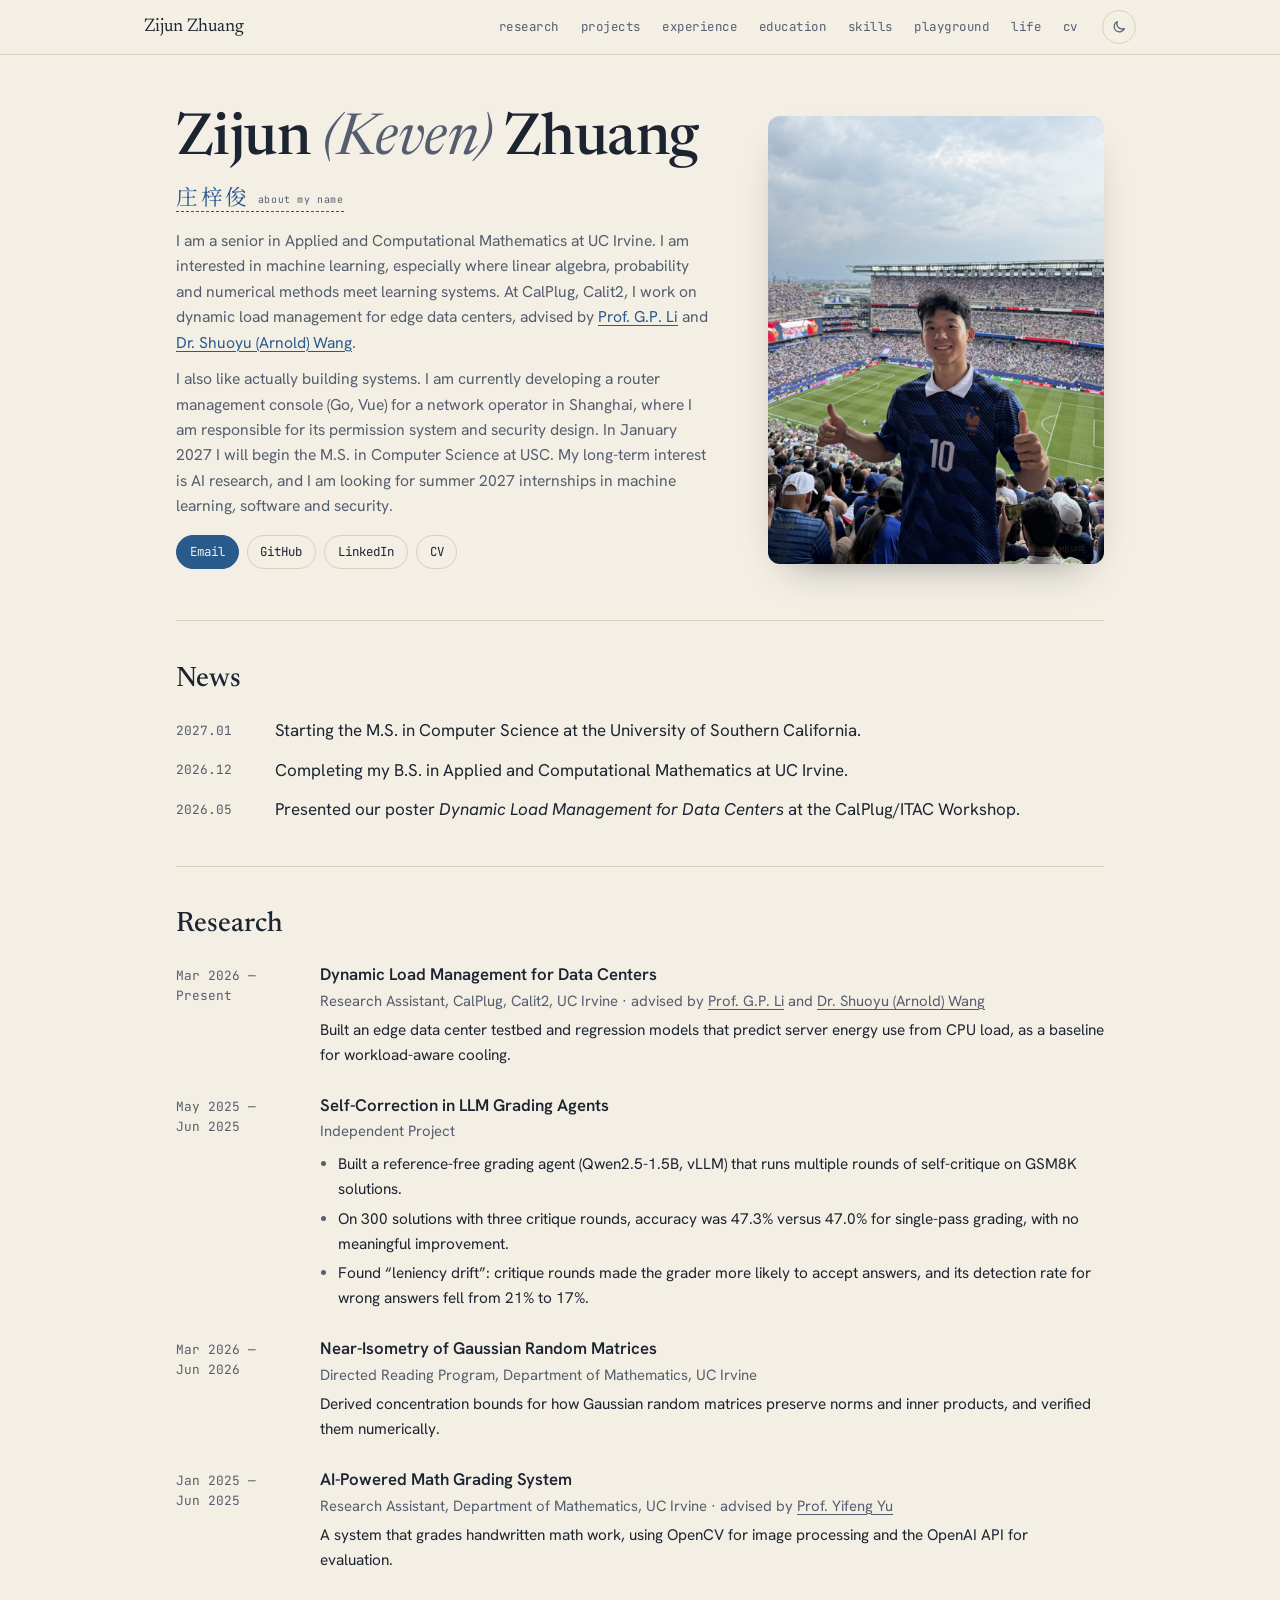
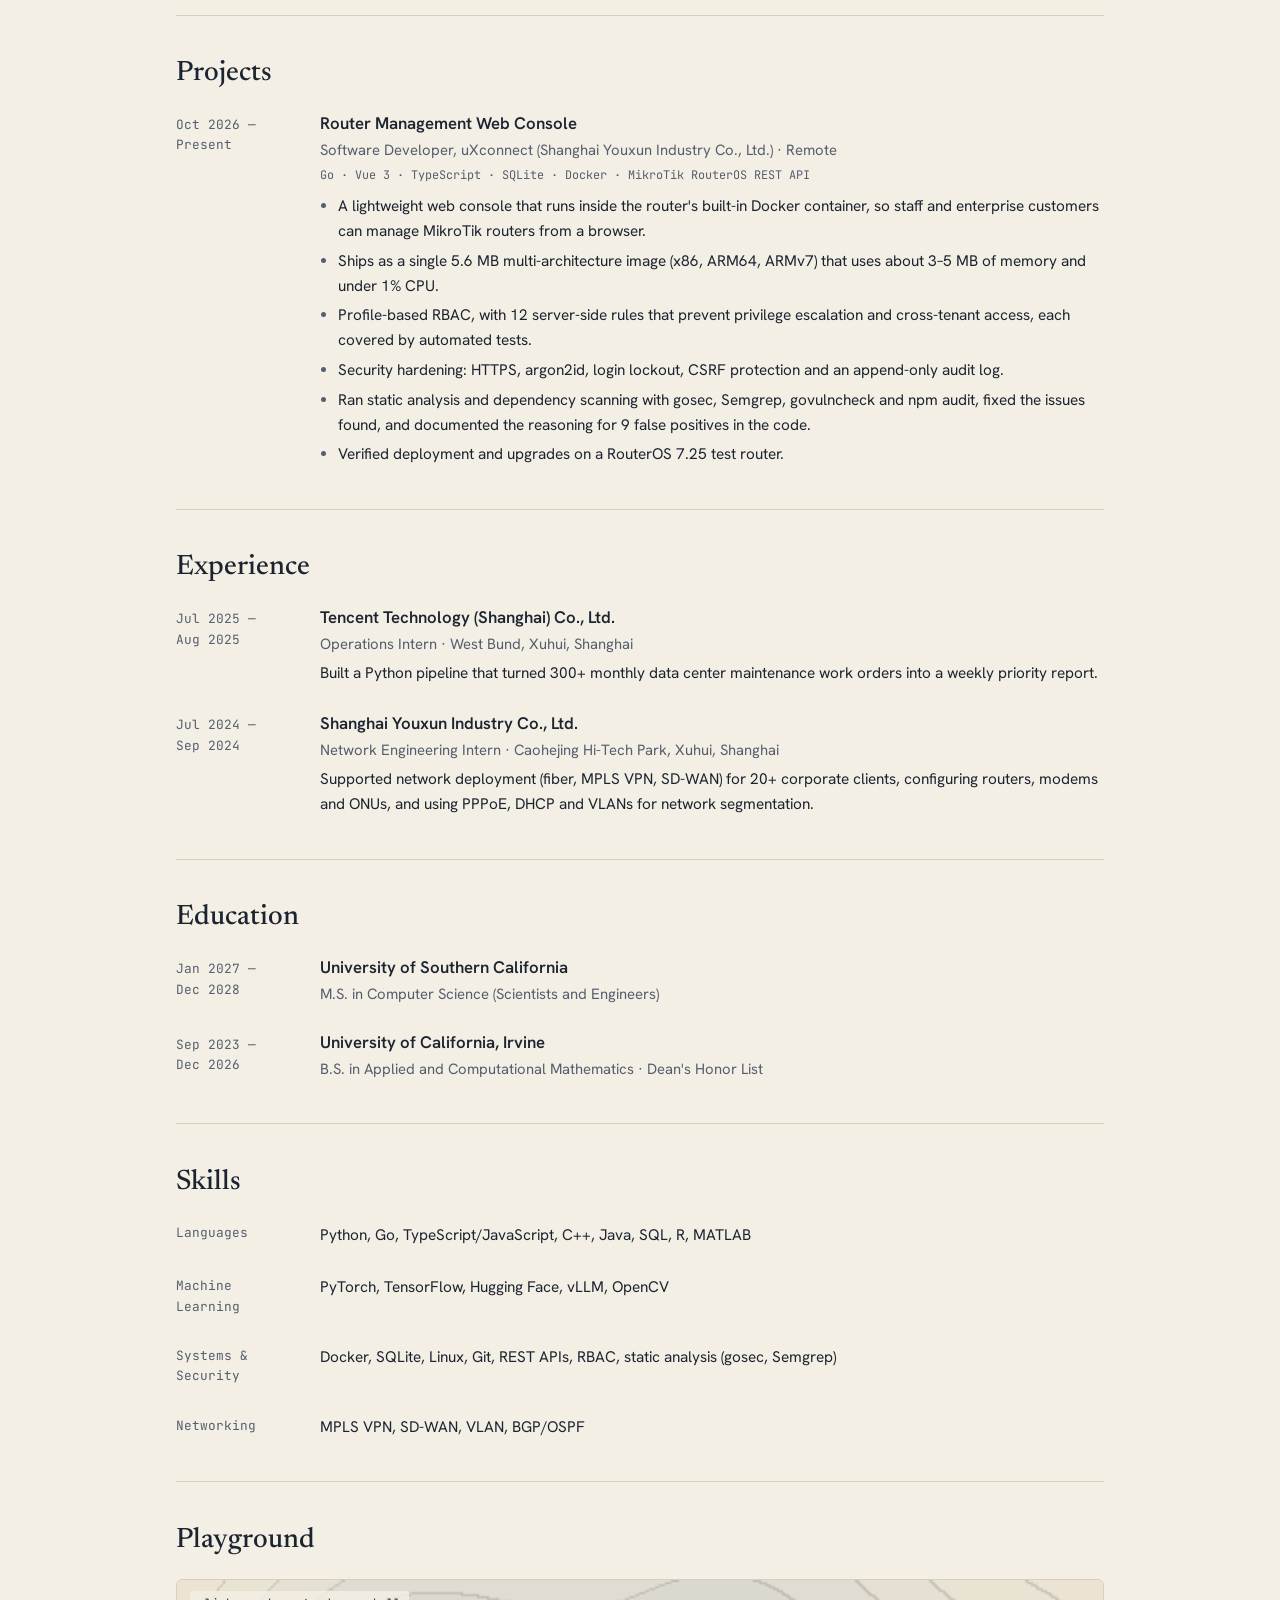
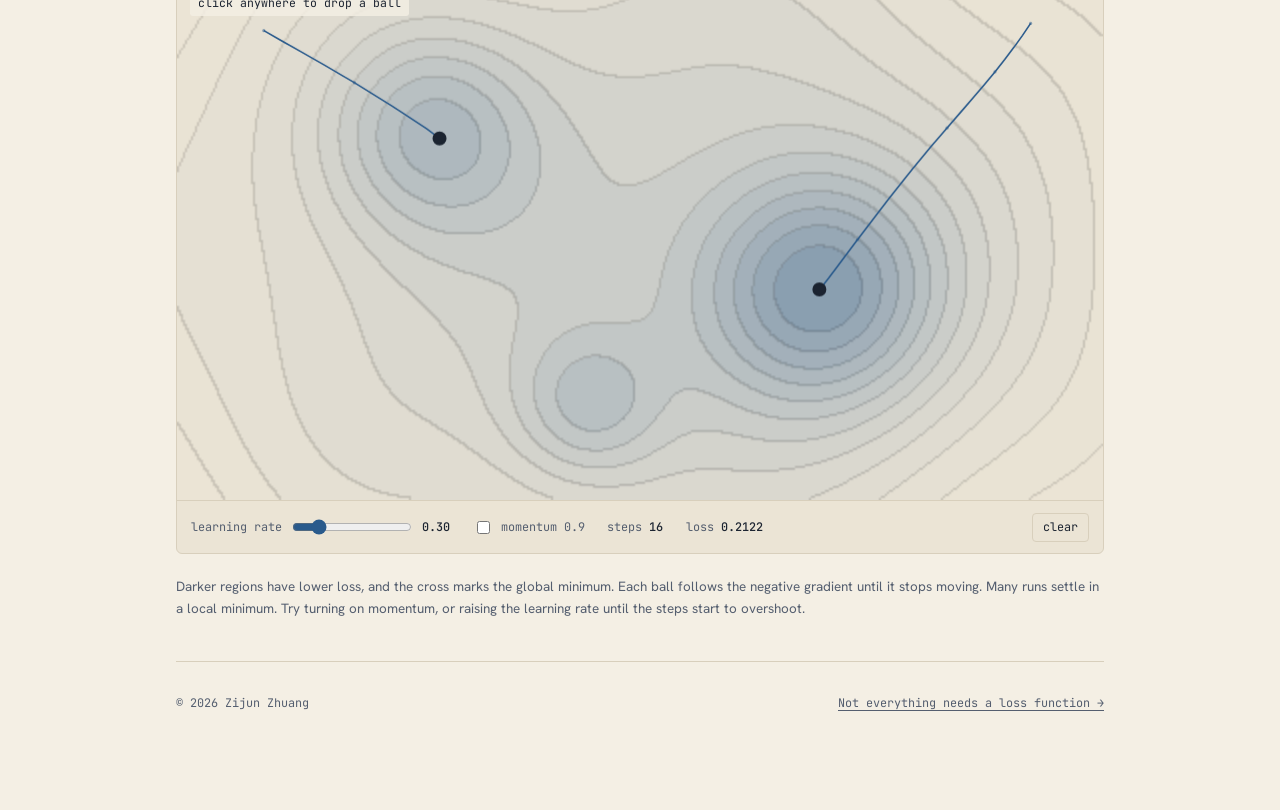
<file: index.html>
<!doctype html>
<html lang="en">
<head>
<meta charset="utf-8">
<meta name="viewport" content="width=device-width, initial-scale=1">
<title>Zijun (Keven) Zhuang</title>
<meta name="description" content="Zijun (Keven) Zhuang, a senior in Applied and Computational Mathematics at UC Irvine and an incoming M.S. Computer Science student at USC, working on machine learning research and secure software systems.">
<link rel="preconnect" href="https://fonts.googleapis.com">
<link rel="preconnect" href="https://fonts.gstatic.com" crossorigin>
<link rel="stylesheet" href="https://fonts.googleapis.com/css2?family=Hanken+Grotesk:wght@400;500;600&family=JetBrains+Mono:wght@400;500&family=Newsreader:ital,opsz,wght@0,6..72,400;0,6..72,500;1,6..72,400&display=swap">
<link rel="stylesheet" href="https://fonts.googleapis.com/css2?family=Noto+Serif+SC:wght@500&text=%E5%BA%84%E6%A2%93%E4%BF%8A%E6%9C%A8%E5%8C%97%E5%86%A5%E6%9C%89%E9%B1%BC%E5%85%B6%E5%90%8D%E4%B8%BA%E9%B2%B2%EF%BC%8C%E3%80%82&display=swap">
<link rel="stylesheet" href="assets/css/style.css">
<link rel="icon" href="assets/favicon.svg" type="image/svg+xml">
</head>
<body>

<header class="topbar">
  <div class="topbar-in">
    <a class="wordmark" href="index.html">Zijun Zhuang</a>
    <nav class="nav" aria-label="Main">
      <a href="#research">research</a>
      <a href="#projects">projects</a>
      <a href="#experience">experience</a>
      <a href="#education">education</a>
      <a href="#skills">skills</a>
      <a href="#playground">playground</a>
      <a href="life.html">life</a>
      <a href="assets/cv.pdf">cv</a>
    </nav>
    <button class="theme-btn" type="button" aria-label="Switch theme"></button>
  </div>
</header>

<main class="page">
  <div class="wrap narrow">

    <section class="hero" id="about">
      <div class="hero-text">
        <h1 class="name">Zijun <span class="aka">(Keven)</span> Zhuang</h1>
        <button class="han-btn" type="button" data-open-name aria-haspopup="dialog">庄梓俊<small>about my name</small></button>
        <div class="bio">
          <p>I am a senior in Applied and Computational Mathematics at UC Irvine. I am interested in machine learning, especially where linear algebra, probability and numerical methods meet learning systems. At CalPlug, Calit2, I work on dynamic load management for edge data centers, advised by <a href="https://www.calplug.org/about/team">Prof. G.P. Li</a> and <a href="https://www.calplug.org/about/team">Dr. Shuoyu (Arnold) Wang</a>.</p>
          <p>I also like actually building systems. I am currently developing a router management console (Go, Vue) for a network operator in Shanghai, where I am responsible for its permission system and security design. In January 2027 I will begin the M.S. in Computer Science at USC. My long-term interest is AI research, and I am looking for summer 2027 internships in machine learning, software and security.</p>
        </div>
        <div class="links">
          <a class="chip solid" href="mailto:zzijun12@gmail.com">Email</a>
          <a class="chip" href="https://github.com/kevenzhuang">GitHub</a>
          <a class="chip" href="https://www.linkedin.com/in/keven-zhuang-62643b3b6/">LinkedIn</a>
          <a class="chip" href="assets/cv.pdf">CV</a>
        </div>
      </div>
      <div class="portrait">
        <span class="mono-fill" aria-hidden="true">庄</span>
        <img data-photo src="assets/img/profile.jpg" alt="Zijun Zhuang at a France match, Lincoln Financial Field, Philadelphia">
      </div>
    </section>

    <section class="sec" id="news">
      <h2>News</h2>
      <ul class="news">
        <li><time>2027.01</time><p>Starting the M.S. in Computer Science at the University of Southern California.</p></li>
        <li><time>2026.12</time><p>Completing my B.S. in Applied and Computational Mathematics at UC Irvine.</p></li>
        <li><time>2026.05</time><p>Presented our poster <em>Dynamic Load Management for Data Centers</em> at the CalPlug/ITAC Workshop.</p></li>
      </ul>
    </section>

    <section class="sec" id="research">
      <h2>Research</h2>
      <div class="timeline">
        <article class="tl">
          <div class="when">Mar 2026 — <br>Present</div>
          <div class="what">
            <h3>Dynamic Load Management for Data Centers</h3>
            <p class="role">Research Assistant, CalPlug, Calit2, UC Irvine · advised by <a href="https://www.calplug.org/about/team">Prof. G.P. Li</a> and <a href="https://www.calplug.org/about/team">Dr. Shuoyu (Arnold) Wang</a></p>
            <p class="desc">Built an edge data center testbed and regression models that predict server energy use from CPU load, as a baseline for workload-aware cooling.</p>
          </div>
        </article>
        <article class="tl">
          <div class="when">May 2025 — <br>Jun 2025</div>
          <div class="what">
            <h3>Self-Correction in LLM Grading Agents</h3>
            <p class="role">Independent Project</p>
            <ul class="points">
              <li>Built a reference-free grading agent (Qwen2.5-1.5B, vLLM) that runs multiple rounds of self-critique on GSM8K solutions.</li>
              <li>On 300 solutions with three critique rounds, accuracy was 47.3% versus 47.0% for single-pass grading, with no meaningful improvement.</li>
              <li>Found “leniency drift”: critique rounds made the grader more likely to accept answers, and its detection rate for wrong answers fell from 21% to 17%.</li>
            </ul>
          </div>
        </article>
        <article class="tl">
          <div class="when">Mar 2026 — <br>Jun 2026</div>
          <div class="what">
            <h3>Near-Isometry of Gaussian Random Matrices</h3>
            <p class="role">Directed Reading Program, Department of Mathematics, UC Irvine</p>
            <p class="desc">Derived concentration bounds for how Gaussian random matrices preserve norms and inner products, and verified them numerically.</p>
          </div>
        </article>
        <article class="tl">
          <div class="when">Jan 2025 — <br>Jun 2025</div>
          <div class="what">
            <h3>AI-Powered Math Grading System</h3>
            <p class="role">Research Assistant, Department of Mathematics, UC Irvine · advised by <a href="https://www.faculty.uci.edu/profile/?facultyId=5707">Prof. Yifeng Yu</a></p>
            <p class="desc">A system that grades handwritten math work, using OpenCV for image processing and the OpenAI API for evaluation.</p>
          </div>
        </article>
      </div>
    </section>

    <section class="sec" id="projects">
      <h2>Projects</h2>
      <div class="timeline">
        <article class="tl">
          <div class="when">Oct 2026 — <br>Present</div>
          <div class="what">
            <h3>Router Management Web Console</h3>
            <p class="role">Software Developer, uXconnect (Shanghai Youxun Industry Co., Ltd.) · Remote</p>
            <p class="stack">Go · Vue 3 · TypeScript · SQLite · Docker · MikroTik RouterOS REST API</p>
            <ul class="points">
              <li>A lightweight web console that runs inside the router's built-in Docker container, so staff and enterprise customers can manage MikroTik routers from a browser.</li>
              <li>Ships as a single 5.6 MB multi-architecture image (x86, ARM64, ARMv7) that uses about 3–5 MB of memory and under 1% CPU.</li>
              <li>Profile-based RBAC, with 12 server-side rules that prevent privilege escalation and cross-tenant access, each covered by automated tests.</li>
              <li>Security hardening: HTTPS, argon2id, login lockout, CSRF protection and an append-only audit log.</li>
              <li>Ran static analysis and dependency scanning with gosec, Semgrep, govulncheck and npm audit, fixed the issues found, and documented the reasoning for 9 false positives in the code.</li>
              <li>Verified deployment and upgrades on a RouterOS 7.25 test router.</li>
            </ul>
          </div>
        </article>
      </div>
    </section>

    <section class="sec" id="experience">
      <h2>Experience</h2>
      <div class="timeline">
        <article class="tl">
          <div class="when">Jul 2025 — <br>Aug 2025</div>
          <div class="what">
            <h3>Tencent Technology (Shanghai) Co., Ltd.</h3>
            <p class="role">Operations Intern · West Bund, Xuhui, Shanghai</p>
            <p class="desc">Built a Python pipeline that turned 300+ monthly data center maintenance work orders into a weekly priority report.</p>
          </div>
        </article>
        <article class="tl">
          <div class="when">Jul 2024 — <br>Sep 2024</div>
          <div class="what">
            <h3>Shanghai Youxun Industry Co., Ltd.</h3>
            <p class="role">Network Engineering Intern · Caohejing Hi-Tech Park, Xuhui, Shanghai</p>
            <p class="desc">Supported network deployment (fiber, MPLS VPN, SD-WAN) for 20+ corporate clients, configuring routers, modems and ONUs, and using PPPoE, DHCP and VLANs for network segmentation.</p>
          </div>
        </article>
      </div>
    </section>

    <section class="sec" id="education">
      <h2>Education</h2>
      <div class="timeline">
        <article class="tl">
          <div class="when">Jan 2027 — <br>Dec 2028</div>
          <div class="what">
            <h3>University of Southern California</h3>
            <p class="role">M.S. in Computer Science (Scientists and Engineers)</p>
          </div>
        </article>
        <article class="tl">
          <div class="when">Sep 2023 — <br>Dec 2026</div>
          <div class="what">
            <h3>University of California, Irvine</h3>
            <p class="role">B.S. in Applied and Computational Mathematics · Dean's Honor List</p>
          </div>
        </article>
      </div>
    </section>

    <section class="sec" id="skills">
      <h2>Skills</h2>
      <div class="timeline">
        <article class="tl">
          <div class="when">Languages</div>
          <div class="what"><p class="desc">Python, Go, TypeScript/JavaScript, C++, Java, SQL, R, MATLAB</p></div>
        </article>
        <article class="tl">
          <div class="when">Machine<br>Learning</div>
          <div class="what"><p class="desc">PyTorch, TensorFlow, Hugging Face, vLLM, OpenCV</p></div>
        </article>
        <article class="tl">
          <div class="when">Systems &amp;<br>Security</div>
          <div class="what"><p class="desc">Docker, SQLite, Linux, Git, REST APIs, RBAC, static analysis (gosec, Semgrep)</p></div>
        </article>
        <article class="tl">
          <div class="when">Networking</div>
          <div class="what"><p class="desc">MPLS VPN, SD-WAN, VLAN, BGP/OSPF</p></div>
        </article>
      </div>
    </section>

    <section class="sec" id="playground">
      <h2>Playground</h2>
        <div class="gd" id="gd">
          <div class="gd-canvas-wrap">
            <canvas aria-label="Contour plot of a loss surface. Click to start gradient descent from that point."></canvas>
            <span class="gd-hint">click anywhere to drop a ball</span>
          </div>
          <div class="gd-bar">
            <label for="gd-lr">learning rate <input id="gd-lr" type="range" min="0.02" max="1.6" step="0.02" value="0.30"> <output id="gd-lr-out">0.30</output></label>
            <label for="gd-mom"><input id="gd-mom" type="checkbox"> momentum 0.9</label>
            <span class="gd-stat">steps <b id="gd-steps">0</b></span>
            <span class="gd-stat">loss <b id="gd-loss">–</b></span>
            <span class="spacer"></span>
            <button id="gd-clear" type="button">clear</button>
          </div>
        </div>
        <p class="caption">Darker regions have lower loss, and the cross marks the global minimum. Each ball follows the negative gradient until it stops moving. Many runs settle in a local minimum. Try turning on momentum, or raising the learning rate until the steps start to overshoot.</p>
    </section>

    <footer class="foot">
      <span>© <span id="year">2026</span> Zijun Zhuang</span>
      <span><a href="life.html">Not everything needs a loss function →</a></span>
    </footer>
  </div>
</main>

<dialog class="namecard" id="namecard" aria-labelledby="nc-title">
  <div class="nc-in">
    <div class="nc-head">
      <h2 id="nc-title">About my name</h2>
      <button class="nc-x" type="button" data-close aria-label="Close">×</button>
    </div>
    <p>My legal name is Zijun Zhuang. In Chinese it is written 庄梓俊, and my family chose each character with care.</p>
    <div class="nc-chars">
      <div class="nc-char"><span class="g">庄</span><div><span class="py">zhuāng · family name, as in Zhuangzi</span><p>My family name is shared with Zhuangzi, the great Daoist philosopher and thinker. My family hoped I would grow up with some of his wisdom.</p></div></div>
      <div class="nc-char"><span class="g">梓</span><div><span class="py">zǐ · catalpa tree</span><p>It carries the wood radical 木. In the Chinese five-element tradition my birth chart was short on wood, so this character was chosen to balance it.</p></div></div>
      <div class="nc-char"><span class="g">俊</span><div><span class="py">jùn · handsome, talented</span><p>My parents' hope for me. I am still working on it.</p></div></div>
    </div>
    <p class="nc-foot">Most people call me <b>Keven</b>, a name I have used since kindergarten. It is spelled with two e's, and it is not a typo.</p>
  </div>
</dialog>

<script src="assets/js/main.js"></script>
<script src="assets/js/gd.js"></script>
</body>
</html>
</file>
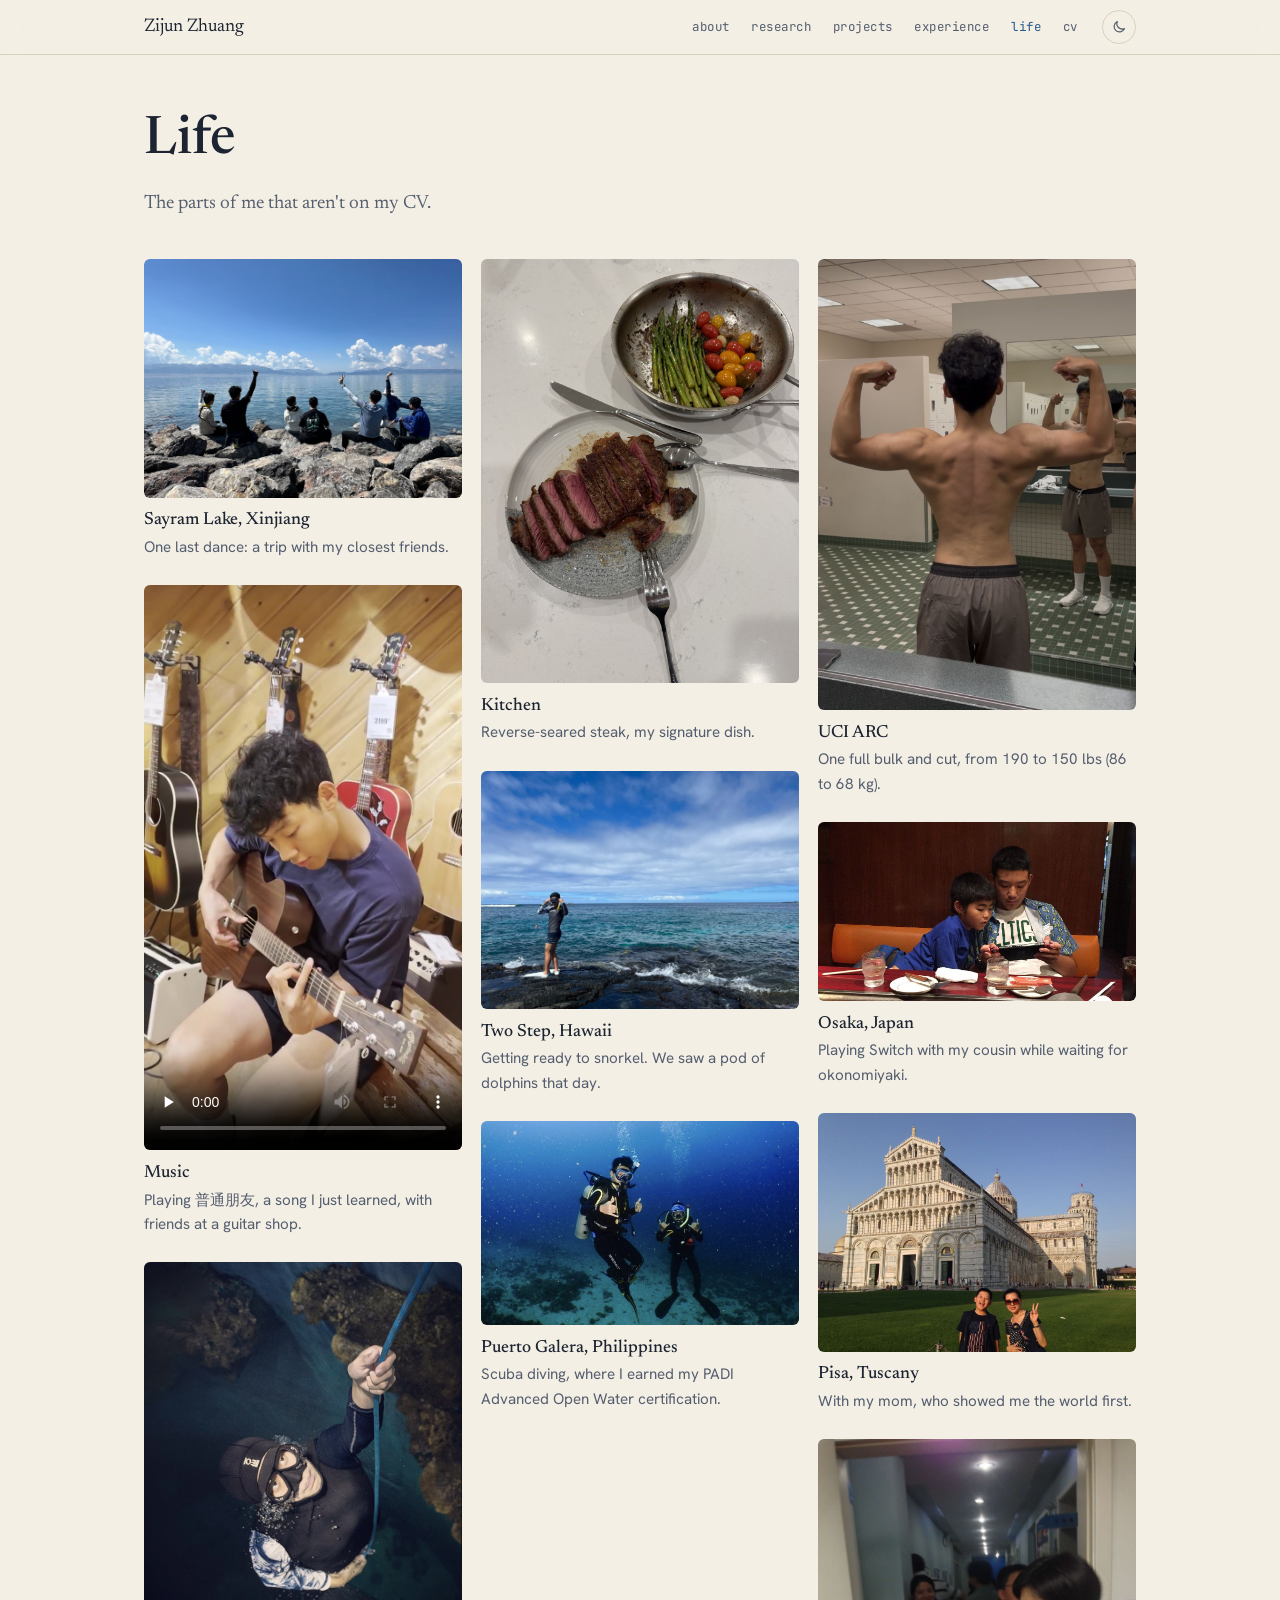
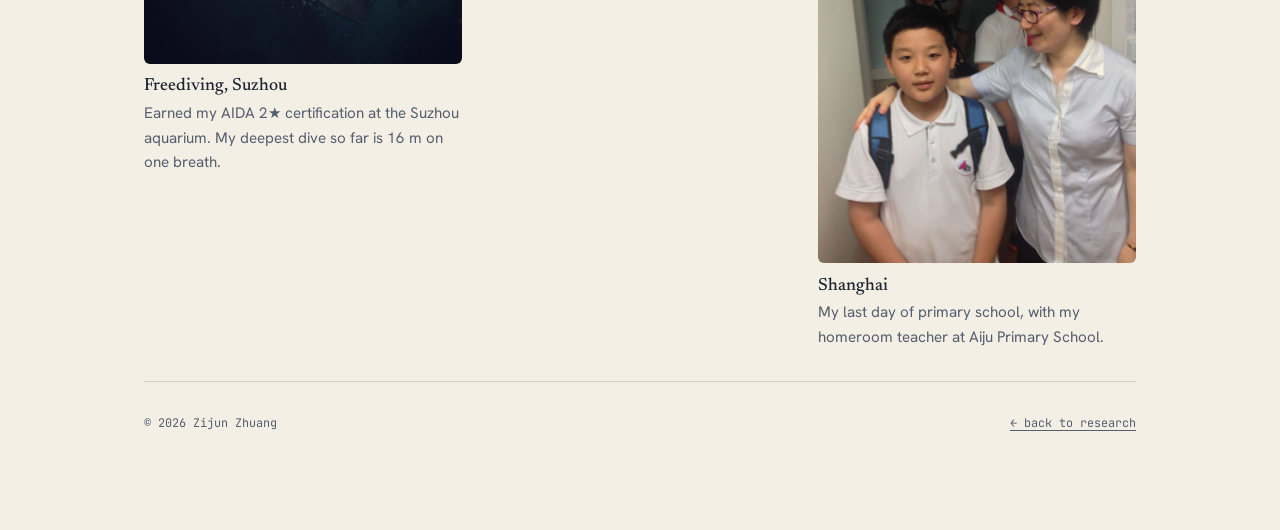
<file: life.html>
<!doctype html>
<html lang="en">
<head>
<meta charset="utf-8">
<meta name="viewport" content="width=device-width, initial-scale=1">
<title>Life · Zijun Zhuang</title>
<meta name="description" content="Photos from my travels and life away from the desk.">
<link rel="preconnect" href="https://fonts.googleapis.com">
<link rel="preconnect" href="https://fonts.gstatic.com" crossorigin>
<link rel="stylesheet" href="https://fonts.googleapis.com/css2?family=Hanken+Grotesk:wght@400;500;600&family=JetBrains+Mono:wght@400;500&family=Newsreader:ital,opsz,wght@0,6..72,400;0,6..72,500;1,6..72,400&display=swap">
<link rel="stylesheet" href="assets/css/style.css">
<link rel="icon" href="assets/favicon.svg" type="image/svg+xml">
</head>
<body>

<header class="topbar">
  <div class="topbar-in">
    <a class="wordmark" href="index.html">Zijun Zhuang</a>
    <nav class="nav" aria-label="Main">
      <a href="index.html#about">about</a>
      <a href="index.html#research">research</a>
      <a href="index.html#projects">projects</a>
      <a href="index.html#experience">experience</a>
      <a href="life.html" aria-current="page">life</a>
      <a href="assets/cv.pdf">cv</a>
    </nav>
    <button class="theme-btn" type="button" aria-label="Switch theme"></button>
  </div>
</header>

<main class="page">
  <div class="wrap">

    <section class="life-hero">
      <h1>Life</h1>
      <p>The parts of me that aren't on my CV.</p>
    </section>

    <!--
      To add a photo: put the file in assets/img/life/ and copy one <figure> block below.
      Change the file name in src and the text in <figcaption>.
    -->
    <div class="photowall">
      <figure>
        <img src="assets/img/life/xinjiang.jpg" alt="Friends sitting on rocks by Sayram Lake in Xinjiang with mountains behind" loading="lazy">
        <figcaption><b>Sayram Lake, Xinjiang</b> One last dance: a trip with my closest friends.</figcaption>
      </figure>
      <figure>
        <video src="assets/video/guitar.mp4?v=2" poster="assets/video/guitar-poster.jpg?v=2" controls playsinline preload="none" aria-label="Playing 普通朋友 on an acoustic guitar in a guitar shop"></video>
        <figcaption><b>Music</b> Playing 普通朋友, a song I just learned, with friends at a guitar shop.</figcaption>
      </figure>
      <figure>
        <img src="assets/img/life/freedive.jpg" alt="Freediving along a rope underwater" loading="lazy">
        <figcaption><b>Freediving, Suzhou</b> Earned my AIDA 2★ certification at the Suzhou aquarium. My deepest dive so far is 16 m on one breath.</figcaption>
      </figure>
      <figure>
        <img src="assets/img/life/steak.jpg" alt="Sliced reverse-seared steak with asparagus and tomatoes" loading="lazy">
        <figcaption><b>Kitchen</b> Reverse-seared steak, my signature dish.</figcaption>
      </figure>
      <figure>
        <img src="assets/img/life/hawaii.jpg" alt="Getting ready to snorkel on the lava rocks in Hawaii" loading="lazy">
        <figcaption><b>Two Step, Hawaii</b> Getting ready to snorkel. We saw a pod of dolphins that day.</figcaption>
      </figure>
      <figure>
        <img src="assets/img/life/scuba.jpg" alt="Two scuba divers giving hand signs underwater" loading="lazy">
        <figcaption><b>Puerto Galera, Philippines</b> Scuba diving, where I earned my PADI Advanced Open Water certification.</figcaption>
      </figure>
      <figure>
        <img src="assets/img/life/gym.jpg" alt="Back double biceps pose in the locker room at the UCI Anteater Recreation Center" loading="lazy">
        <figcaption><b>UCI ARC</b> One full bulk and cut, from 190 to 150 lbs (86 to 68 kg).</figcaption>
      </figure>
      <figure>
        <img src="assets/img/life/japan.jpg" alt="Playing Nintendo Switch with my cousin at an okonomiyaki restaurant in Osaka" loading="lazy">
        <figcaption><b>Osaka, Japan</b> Playing Switch with my cousin while waiting for okonomiyaki.</figcaption>
      </figure>
      <figure>
        <img src="assets/img/life/pisa.jpg" alt="With my mom in front of Pisa Cathedral and the Leaning Tower" loading="lazy">
        <figcaption><b>Pisa, Tuscany</b> With my mom, who showed me the world first.</figcaption>
      </figure>
      <figure>
        <img src="assets/img/life/shanghai.jpg" alt="With my homeroom teacher at Aiju Primary School in Shanghai" loading="lazy">
        <figcaption><b>Shanghai</b> My last day of primary school, with my homeroom teacher at Aiju Primary School.</figcaption>
      </figure>
    </div>

    <footer class="foot">
      <span>© <span id="year">2026</span> Zijun Zhuang</span>
      <span><a href="index.html">← back to research</a></span>
    </footer>
  </div>
</main>

<script src="assets/js/main.js"></script>
</body>
</html>
</file>
<file: assets/css/style.css>
/* Layout: a research notebook. One reading column (~68ch); on wide screens each
   section's label sits in a left margin column, like marginalia. Cream paper by
   day, deep-sea navy by night. Blue is the only accent. */
:root {
  --paper: #f4efe4;
  --paper-2: #ebe4d5;
  --ink: #1c2431;
  --ink-2: #545e6f;
  --rule: #d8cfbc;
  --accent: #295a8c;
  --accent-ink: #f4efe4;
  --accent-wash: rgba(41, 90, 140, 0.09);
  --ok: #2f7a5b;
  --warn: #b5562f;
  --c-home: #295a8c;
  --c-ocean: #1d8384;
  --c-cup: #c0672e;
  --c-wander: #7b6aa3;

  --f-display: "Newsreader", "Iowan Old Style", "Palatino Linotype", Georgia, serif;
  --f-body: "Hanken Grotesk", "Segoe UI", "Helvetica Neue", Arial, sans-serif;
  --f-mono: "JetBrains Mono", ui-monospace, "SF Mono", Menlo, Consolas, monospace;
  --f-han: "Noto Serif SC", "Songti SC", "STSong", "SimSun", serif;

  --step--1: 0.84rem;
  --step-0: 1rem;
  --step-1: 1.2rem;
  --step-2: 1.55rem;
  --step-3: 2.1rem;
  --step-4: clamp(2.3rem, 5vw, 3.3rem);

  --col: 44rem;
  --wide: 62rem;
  --radius: 6px;
}
@media (prefers-color-scheme: dark) {
  :root:not([data-theme="light"]) {
    --paper: #0e1623;
    --paper-2: #152033;
    --ink: #e9e3d6;
    --ink-2: #9ca7b9;
    --rule: #26354c;
    --accent: #84b4e8;
    --accent-ink: #0e1623;
    --accent-wash: rgba(132, 180, 232, 0.1);
    --ok: #6cc49c;
    --warn: #ec9a76;
    --c-home: #84b4e8;
    --c-ocean: #5cc6c0;
    --c-cup: #eea06a;
    --c-wander: #b6a8dc;
    color-scheme: dark;
  }
}
:root[data-theme="dark"] {
  --paper: #0e1623;
  --paper-2: #152033;
  --ink: #e9e3d6;
  --ink-2: #9ca7b9;
  --rule: #26354c;
  --accent: #84b4e8;
  --accent-ink: #0e1623;
  --accent-wash: rgba(132, 180, 232, 0.1);
  --ok: #6cc49c;
  --warn: #ec9a76;
  --c-home: #84b4e8;
  --c-ocean: #5cc6c0;
  --c-cup: #eea06a;
  --c-wander: #b6a8dc;
  color-scheme: dark;
}

*, *::before, *::after { box-sizing: border-box; }
html { -webkit-text-size-adjust: 100%; scroll-behavior: smooth; }
@media (prefers-reduced-motion: reduce) { html { scroll-behavior: auto; } *, *::before, *::after { animation: none !important; transition: none !important; } }
body {
  margin: 0;
  background: var(--paper);
  color: var(--ink);
  font-family: var(--f-body);
  font-size: 17px;
  line-height: 1.62;
  transition: background-color .25s, color .25s;
}
img { max-width: 100%; display: block; }
a { color: var(--accent); text-decoration-thickness: 1px; text-underline-offset: 3px; }
a:hover { text-decoration-thickness: 2px; }
:focus-visible { outline: 2px solid var(--accent); outline-offset: 3px; border-radius: 3px; }
h1, h2, h3 { font-family: var(--f-display); font-weight: 500; line-height: 1.15; text-wrap: balance; margin: 0; }
p { margin: 0; }
.han { font-family: var(--f-han); }
.mono { font-family: var(--f-mono); }

/* ---------- top bar ---------- */
body::before { content: ""; position: fixed; inset: 0 0 auto; height: env(safe-area-inset-top, 0px); z-index: 10; background: var(--paper); }
.topbar {
  position: sticky; top: env(safe-area-inset-top, 0px); z-index: 9;
  background: color-mix(in srgb, var(--paper) 88%, transparent);
  backdrop-filter: blur(8px); -webkit-backdrop-filter: blur(8px);
  border-bottom: 1px solid var(--rule);
  padding-left: max(16px, env(safe-area-inset-left, 0px));
  padding-right: max(16px, env(safe-area-inset-right, 0px));
}
.topbar-in { max-width: var(--wide); margin: 0 auto; display: flex; align-items: center; gap: 1rem; min-height: 3.4rem; }
.wordmark { font-family: var(--f-display); font-size: 1.15rem; color: var(--ink); text-decoration: none; margin-right: auto; white-space: nowrap; }
.nav { display: flex; gap: .25rem; flex-wrap: wrap; }
.nav a { font-family: var(--f-mono); font-size: .78rem; letter-spacing: .04em; text-transform: lowercase; color: var(--ink-2); text-decoration: none; padding: .35rem .55rem; border-radius: 4px; }
.nav a:hover { color: var(--ink); background: var(--accent-wash); }
.nav a[aria-current="page"] { color: var(--accent); }
.theme-btn { border: 1px solid var(--rule); background: transparent; color: var(--ink-2); width: 2.1rem; height: 2.1rem; border-radius: 50%; display: grid; place-items: center; cursor: pointer; flex: none; }
.theme-btn:hover { color: var(--ink); border-color: var(--ink-2); }
.theme-btn svg { width: 1rem; height: 1rem; }
@media (max-width: 640px) {
  .topbar-in { flex-wrap: wrap; gap: .1rem .5rem; padding-block: .4rem; }
  .nav { order: 3; width: 100%; margin-left: -.55rem; }
}

/* ---------- page frame ---------- */
.page { padding-left: max(16px, env(safe-area-inset-left, 0px)); padding-right: max(16px, env(safe-area-inset-right, 0px)); padding-block: 0 4rem; }
.wrap { max-width: var(--wide); margin: 0 auto; }

.section { display: grid; grid-template-columns: 11rem minmax(0, 1fr); gap: 0 2.5rem; padding-block: 3rem; border-top: 1px solid var(--rule); scroll-margin-top: 4rem; }
.section > .label { font-family: var(--f-mono); font-size: .74rem; letter-spacing: .1em; text-transform: uppercase; color: var(--ink-2); padding-top: .55rem; }
.section > .label span { display: block; font-family: var(--f-display); font-style: italic; text-transform: none; letter-spacing: 0; font-size: .95rem; color: var(--accent); margin-top: .2rem; }
.section > .body { min-width: 0; max-width: var(--col); display: grid; gap: 1.4rem; }
.section h2 { font-size: var(--step-3); }
.lede { color: var(--ink-2); font-size: var(--step-0); max-width: 62ch; }
@media (max-width: 820px) {
  .section { grid-template-columns: minmax(0, 1fr); gap: .8rem; padding-block: 2.4rem; }
  .section > .label { padding-top: 0; }
}

/* ---------- hero ---------- */
.hero { display: grid; grid-template-columns: 11rem minmax(0, 1fr); gap: 2.5rem; padding-block: 3.5rem 3rem; align-items: start; }
.portrait { position: relative; width: 11rem; aspect-ratio: 4 / 5; max-width: 100%; border-radius: var(--radius); overflow: hidden; background: var(--paper-2); border: 1px solid var(--rule); }
.portrait img { width: 100%; height: 100%; object-fit: cover; position: relative; z-index: 1; }
.portrait .mono-fill { position: absolute; inset: 0; display: grid; place-items: center; font-family: var(--f-han); font-size: 3.4rem; color: var(--ink-2); opacity: .55; }
.hero-text { min-width: 0; max-width: var(--col); display: grid; gap: 1.1rem; }
.name { font-size: var(--step-4); letter-spacing: -.01em; }
.name .aka { color: var(--ink-2); font-style: italic; font-weight: 400; }
.name-line { display: flex; flex-wrap: wrap; align-items: baseline; gap: .4rem 1rem; }
.han-btn {
  font-family: var(--f-han); font-size: 1.35rem; letter-spacing: .12em;
  color: var(--accent); background: none; border: 0; border-bottom: 1px dashed currentColor;
  padding: 0 0 2px; cursor: pointer; line-height: 1.2;
}
.han-btn:hover { border-bottom-style: solid; }
.han-btn small { font-family: var(--f-mono); font-size: .62rem; letter-spacing: .06em; color: var(--ink-2); margin-left: .5rem; vertical-align: middle; }
.affil { font-family: var(--f-mono); font-size: .8rem; color: var(--ink-2); line-height: 1.7; }
.affil b { color: var(--ink); font-weight: 500; }
.bio { display: grid; gap: .9rem; max-width: 64ch; }
.links { display: flex; flex-wrap: wrap; gap: .5rem; }
.chip {
  display: inline-flex; align-items: center; gap: .45rem; font-family: var(--f-mono); font-size: .78rem;
  color: var(--ink); text-decoration: none; border: 1px solid var(--rule); border-radius: 999px; padding: .38rem .8rem; background: transparent; cursor: pointer;
}
.chip:hover { border-color: var(--accent); color: var(--accent); }
.chip svg { width: .95rem; height: .95rem; }
.chip.solid { background: var(--accent); color: var(--accent-ink); border-color: var(--accent); }
.chip.solid:hover { color: var(--accent-ink); filter: brightness(1.08); }
@media (max-width: 820px) {
  .hero { grid-template-columns: minmax(0, 1fr); gap: 1.5rem; padding-block: 2rem 2.4rem; }
  .portrait { width: 8.5rem; }
}

/* ---------- news ---------- */
.news { list-style: none; margin: 0; padding: 0; display: grid; gap: .75rem; }
.news li { display: grid; grid-template-columns: 6.2rem minmax(0, 1fr); gap: 1rem; }
.news time { font-family: var(--f-mono); font-size: .8rem; color: var(--ink-2); padding-top: .2rem; font-variant-numeric: tabular-nums; }
.tag { font-family: var(--f-mono); font-size: .66rem; letter-spacing: .06em; text-transform: uppercase; color: var(--accent); border: 1px solid currentColor; border-radius: 3px; padding: 0 .3rem; margin-right: .35rem; vertical-align: 2px; }

/* ---------- research / projects ---------- */
.entry { display: grid; grid-template-columns: 13rem minmax(0, 1fr); gap: 1.4rem; align-items: start; }
.entry + .entry { padding-top: 1.6rem; border-top: 1px dashed var(--rule); }
.entry h3 { font-size: var(--step-1); }
.entry .meta { font-family: var(--f-mono); font-size: .76rem; color: var(--ink-2); line-height: 1.6; }
.entry .text { min-width: 0; display: grid; gap: .55rem; }
.entry .text p { color: var(--ink); }
.tags { display: flex; flex-wrap: wrap; gap: .35rem; }
.tags span { font-family: var(--f-mono); font-size: .7rem; color: var(--ink-2); background: var(--paper-2); border-radius: 3px; padding: .1rem .45rem; }
.fig { position: relative; aspect-ratio: 4 / 3; max-width: 100%; border-radius: var(--radius); overflow: hidden; background: var(--paper-2); border: 1px solid var(--rule); }
.fig img { width: 100%; height: 100%; object-fit: cover; position: relative; z-index: 1; }
.fig canvas, .fig svg { width: 100%; height: 100%; display: block; }
.fig .ph { position: absolute; inset: 0; display: grid; place-items: center; text-align: center; padding: 1rem; font-family: var(--f-mono); font-size: .7rem; color: var(--ink-2); }
@media (max-width: 640px) { .entry { grid-template-columns: minmax(0, 1fr); } .fig { aspect-ratio: 16 / 9; } }

.dl { display: grid; grid-template-columns: 9rem minmax(0, 1fr); gap: .45rem 1rem; margin: 0; }
.dl dt { font-family: var(--f-mono); font-size: .78rem; color: var(--ink-2); padding-top: .15rem; }
.dl dd { margin: 0; min-width: 0; }
@media (max-width: 520px) { .dl { grid-template-columns: minmax(0, 1fr); gap: .1rem; } .dl dd { margin-bottom: .6rem; } }

/* ---------- gradient descent playground ---------- */
.gd { border: 1px solid var(--rule); border-radius: var(--radius); background: var(--paper-2); overflow: hidden; }
.gd-canvas-wrap { position: relative; aspect-ratio: 16 / 9; max-width: 100%; cursor: crosshair; }
.gd-canvas-wrap canvas { position: absolute; inset: 0; width: 100%; height: 100%; touch-action: manipulation; }
.gd-hint { position: absolute; left: .8rem; top: .7rem; font-family: var(--f-mono); font-size: .72rem; color: var(--ink); background: color-mix(in srgb, var(--paper) 82%, transparent); padding: .2rem .5rem; border-radius: 3px; pointer-events: none; transition: opacity .3s; }
.gd-bar { display: flex; flex-wrap: wrap; gap: .6rem 1.4rem; align-items: center; padding: .7rem .9rem; border-top: 1px solid var(--rule); font-family: var(--f-mono); font-size: .74rem; color: var(--ink-2); }
.gd-bar label { display: inline-flex; align-items: center; gap: .5rem; }
.gd-bar input[type=range] { width: 7.5rem; accent-color: var(--accent); }
.gd-bar input[type=checkbox] { accent-color: var(--accent); }
.gd-bar output, .gd-stat b { color: var(--ink); font-weight: 500; font-variant-numeric: tabular-nums; }
.gd-bar .spacer { flex: 1; }
.gd-bar button { font: inherit; color: var(--ink); background: transparent; border: 1px solid var(--rule); border-radius: 4px; padding: .25rem .6rem; cursor: pointer; }
.gd-bar button:hover { border-color: var(--accent); color: var(--accent); }
.caption { font-size: var(--step--1); color: var(--ink-2); }

/* ---------- name card dialog ---------- */
dialog.namecard {
  border: 1px solid var(--rule); border-radius: 10px; padding: 0; max-width: min(34rem, calc(100vw - 32px));
  background: var(--paper); color: var(--ink); box-shadow: 0 24px 60px -20px rgba(0,0,0,.35);
}
dialog.namecard::backdrop { background: rgba(8, 14, 24, .45); backdrop-filter: blur(2px); }
.nc-in { padding: 1.8rem 1.8rem 1.5rem; display: grid; gap: 1.2rem; }
.nc-head { display: flex; justify-content: space-between; align-items: start; gap: 1rem; }
.nc-head h2 { font-size: var(--step-2); }
.nc-x { background: none; border: 0; color: var(--ink-2); font-size: 1.4rem; line-height: 1; cursor: pointer; padding: .2rem; }
.nc-chars { display: grid; gap: .9rem; }
.nc-char { display: grid; grid-template-columns: 3.4rem minmax(0, 1fr); gap: 1rem; align-items: start; }
.nc-char .g { font-family: var(--f-han); font-size: 2.6rem; line-height: 1; color: var(--accent); text-align: center; }
.nc-char .py { font-family: var(--f-mono); font-size: .72rem; color: var(--ink-2); display: block; margin-bottom: .15rem; }
.nc-char p { font-size: .95rem; }
.nc-foot { font-size: .92rem; color: var(--ink-2); border-top: 1px solid var(--rule); padding-top: 1rem; }

/* ---------- footer ---------- */
.foot { border-top: 1px solid var(--rule); padding-block: 2rem; font-family: var(--f-mono); font-size: .74rem; color: var(--ink-2); display: flex; flex-wrap: wrap; gap: .5rem 1.5rem; justify-content: space-between; }
.foot a { color: var(--ink-2); }

/* ---------- life page ---------- */
.life-hero { padding-block: 3.5rem 2.5rem; display: grid; gap: 1rem; max-width: 46rem; }
.life-hero h1 { font-size: var(--step-4); }
.life-hero p { color: var(--ink-2); font-size: var(--step-1); font-family: var(--f-display); }
.toc { display: flex; flex-wrap: wrap; gap: .4rem; margin-top: .6rem; }

.facts { list-style: none; margin: 0; padding: 0; counter-reset: f; display: grid; grid-template-columns: repeat(2, minmax(0, 1fr)); gap: 0 2rem; }
.facts li { counter-increment: f; display: grid; grid-template-columns: 1rem minmax(0, 1fr); gap: .6rem; padding-block: .9rem; border-bottom: 1px solid var(--rule); }
.facts li::before { content: ""; width: 7px; height: 7px; border-radius: 50%; background: var(--accent); margin: .62rem 0 0 .2rem; }
@media (max-width: 680px) { .facts { grid-template-columns: minmax(0, 1fr); } }

.quote { display: grid; gap: .6rem; padding: 1.6rem 1.6rem 1.4rem; border-radius: var(--radius); background: linear-gradient(180deg, var(--paper-2), color-mix(in srgb, var(--accent) 14%, var(--paper-2))); border: 1px solid var(--rule); }
.quote .zh { font-family: var(--f-han); font-size: clamp(1.5rem, 3.6vw, 2.1rem); letter-spacing: .14em; line-height: 1.4; }
.quote .en { font-family: var(--f-display); font-style: italic; font-size: var(--step-1); color: var(--ink-2); }
.quote cite { font-family: var(--f-mono); font-style: normal; font-size: .72rem; color: var(--ink-2); }

.stats { display: grid; grid-template-columns: repeat(3, minmax(0, 1fr)); gap: 1rem; }
.stat { border-top: 2px solid var(--accent); padding-top: .6rem; display: grid; gap: .15rem; }
.stat b { font-family: var(--f-display); font-weight: 500; font-size: var(--step-3); line-height: 1; font-variant-numeric: tabular-nums; }
.stat span { font-size: var(--step--1); color: var(--ink-2); }
@media (max-width: 520px) { .stats { grid-template-columns: minmax(0, 1fr); } }

.gallery { display: grid; grid-template-columns: repeat(3, minmax(0, 1fr)); gap: .6rem; }
.gallery .fig { aspect-ratio: 1; }
.gallery .fig.tall { grid-row: span 2; aspect-ratio: auto; }
@media (max-width: 560px) { .gallery { grid-template-columns: repeat(2, minmax(0, 1fr)); } }
.fig figcaption { position: absolute; left: 0; right: 0; bottom: 0; z-index: 2; padding: .5rem .6rem; font-family: var(--f-mono); font-size: .68rem; color: #f4efe4; background: linear-gradient(transparent, rgba(8,14,24,.7)); }

.videos { display: grid; grid-template-columns: repeat(2, minmax(0, 1fr)); gap: 1rem; }
.video { display: grid; gap: .45rem; min-width: 0; }
.video .frame { position: relative; aspect-ratio: 16 / 9; max-width: 100%; border-radius: var(--radius); overflow: hidden; background: var(--paper-2); border: 1px solid var(--rule); }
.video iframe { position: absolute; inset: 0; width: 100%; height: 100%; border: 0; }
.video .ph { position: absolute; inset: 0; display: grid; place-items: center; text-align: center; font-family: var(--f-mono); font-size: .72rem; color: var(--ink-2); padding: 1rem; }
.video .ph .play { width: 3rem; height: 3rem; border-radius: 50%; border: 1.5px solid var(--ink-2); display: grid; place-items: center; margin: 0 auto .6rem; }
.video h3 { font-family: var(--f-body); font-size: .95rem; font-weight: 600; }
.video p { font-size: var(--step--1); color: var(--ink-2); }
@media (max-width: 600px) { .videos { grid-template-columns: minmax(0, 1fr); } }

.weigh { display: grid; grid-template-columns: minmax(0, 1fr) minmax(0, 1.1fr); gap: 1.4rem; align-items: center; }
.weigh svg { width: 100%; height: auto; display: block; }
@media (max-width: 640px) { .weigh { grid-template-columns: minmax(0, 1fr); } }

/* map */
.map { border: 1px solid var(--rule); border-radius: var(--radius); background: var(--paper-2); overflow: hidden; display: grid; grid-template-columns: minmax(0, 1fr); }
.map-stage { position: relative; min-width: 0; align-self: center; }
.map-stage canvas { width: 100%; height: auto; aspect-ratio: 2.6 / 1; display: block; }
.pin { position: absolute; transform: translate(-50%, -50%); width: 22px; height: 22px; border-radius: 50%; border: 0; padding: 0; background: transparent; cursor: pointer; display: grid; place-items: center; }
.pin::before { content: ""; width: 9px; height: 9px; border-radius: 50%; background: var(--c, var(--accent)); box-shadow: 0 0 0 3px color-mix(in srgb, var(--c, var(--accent)) 28%, transparent); transition: transform .15s; }
.pin.story::before { width: 11px; height: 11px; box-shadow: 0 0 0 4px color-mix(in srgb, var(--c) 30%, transparent), 0 0 0 1.5px var(--paper) inset; }
.pin:hover::before, .pin[aria-pressed="true"]::before { transform: scale(1.45); }
.map-panel { border-top: 1px solid var(--rule); padding: 1.1rem; display: grid; grid-template-columns: minmax(0, 1fr) minmax(0, 1.5fr); gap: 1.2rem; align-items: start; min-width: 0; background: var(--paper); }
.map-panel .info { display: grid; gap: .6rem; min-width: 0; }
.map-panel .photos { display: grid; grid-template-columns: repeat(auto-fit, minmax(9rem, 1fr)); gap: .6rem; min-width: 0; }
.map-panel .photos:empty { display: none; }
.map-panel:has(.photos:empty) { grid-template-columns: minmax(0, 1fr); }
.map-panel .kind { font-family: var(--f-mono); font-size: .68rem; letter-spacing: .08em; text-transform: uppercase; display: flex; align-items: center; gap: .4rem; color: var(--ink-2); }
.map-panel .kind i { width: 8px; height: 8px; border-radius: 50%; background: var(--c); display: inline-block; }
.map-panel h3 { font-size: var(--step-2); }
.map-panel p { font-size: .93rem; }
.map-panel .fig { aspect-ratio: 4 / 3; }
.map-panel .fig img { object-position: 50% 30%; }
.legend { display: flex; flex-wrap: wrap; gap: .4rem 1.1rem; padding: .7rem .9rem; border-top: 1px solid var(--rule); font-family: var(--f-mono); font-size: .72rem; color: var(--ink-2); grid-column: 1 / -1; }
.legend span { display: inline-flex; align-items: center; gap: .4rem; }
.legend i { width: 8px; height: 8px; border-radius: 50%; background: var(--c); display: inline-block; }
.placelist { font-size: var(--step--1); color: var(--ink-2); }
@media (max-width: 640px) { .map-panel { grid-template-columns: minmax(0, 1fr); } .pin { width: 26px; height: 26px; } }

.shelf { display: grid; grid-template-columns: repeat(3, minmax(0, 1fr)); gap: 1px; background: var(--rule); border: 1px solid var(--rule); border-radius: var(--radius); overflow: hidden; }
.shelf > div { background: var(--paper); padding: 1rem 1.1rem 1.1rem; display: grid; align-content: start; gap: .35rem; min-width: 0; }
.shelf h3 { font-family: var(--f-mono); font-weight: 400; font-size: .7rem; letter-spacing: .1em; text-transform: uppercase; color: var(--ink-2); }
.shelf p { font-family: var(--f-display); font-size: 1.08rem; line-height: 1.4; }
.shelf p em { color: var(--ink-2); }
@media (max-width: 720px) { .shelf { grid-template-columns: repeat(2, minmax(0, 1fr)); } }
@media (max-width: 440px) { .shelf { grid-template-columns: minmax(0, 1fr); } }

/* ---------- life photo wall ---------- */
.photowall { columns: 3 17rem; column-gap: 1.2rem; padding-bottom: 2rem; }
.photowall figure { break-inside: avoid; margin: 0 0 1.6rem; display: grid; gap: .55rem; }
.photowall img, .photowall video { width: 100%; height: auto; display: block; border-radius: var(--radius); background: var(--paper-2); }
.photowall figcaption { font-size: .95rem; color: var(--ink-2); }
.photowall figcaption b { display: block; font-family: var(--f-display); font-weight: 500; font-size: 1.1rem; color: var(--ink); }

.entry.feature { grid-template-columns: minmax(0, 1fr); }
.entry.feature .fig { aspect-ratio: 4 / 3; max-width: 34rem; }

/* uniform entries for research / projects / experience / education */
.items { gap: 1.3rem; }
.item { display: grid; gap: .2rem; }
.item h3 { font-family: var(--f-body); font-size: 1.02rem; font-weight: 600; line-height: 1.4; }
.item .org { font-family: var(--f-mono); font-size: .78rem; color: var(--ink-2); }
.item p:not(.org) { font-size: .98rem; }

/* ===== v2 layout: single reading column, portrait right, timeline entries ===== */
.wrap.narrow { max-width: 54rem; }
.hero { grid-template-columns: minmax(0, 1fr) 15rem; gap: 3rem; padding-block: 4rem 3rem; align-items: start; }
.hero .portrait { width: 15rem; aspect-ratio: 4 / 5; border-radius: 10px; box-shadow: 0 18px 40px -22px rgba(10, 20, 35, .45); order: 2; }
.hero .portrait img { object-position: 50% 30%; }
.hero-text { gap: .9rem; order: 1; }
.eyebrow { font-family: var(--f-mono); font-size: .72rem; letter-spacing: .1em; text-transform: uppercase; color: var(--accent); }
.hero .name { font-size: clamp(2.4rem, 5.4vw, 3.4rem); line-height: 1.05; }
.hero .han-btn { justify-self: start; margin-top: -.3rem; }
.statement { font-family: var(--f-display); font-size: 1.28rem; line-height: 1.45; color: var(--ink); max-width: 36rem; }
.hero .bio { color: var(--ink-2); font-size: .98rem; gap: .7rem; }
.hero .bio a { color: var(--accent); }
.contact { font-size: .74rem; color: var(--ink-2); }
@media (max-width: 760px) {
  .hero { grid-template-columns: minmax(0, 1fr); gap: 1.6rem; padding-block: 2.2rem 2rem; }
  .hero .portrait { order: 0; width: 11rem; }
}

.sec { border-top: 1px solid var(--rule); padding-block: 2.6rem; display: grid; gap: 1.4rem; scroll-margin-top: 4rem; }
.sec > h2 { font-size: 1.75rem; }

.news li { grid-template-columns: 5.2rem minmax(0, 1fr); }

.timeline { display: grid; gap: 1.6rem; }
.tl { display: grid; grid-template-columns: 7.5rem minmax(0, 1fr); gap: 1.5rem; }
.tl .when { font-family: var(--f-mono); font-size: .74rem; letter-spacing: .04em; text-transform: uppercase; color: var(--ink-2); padding-top: .2rem; line-height: 1.6; font-variant-numeric: tabular-nums; }
.tl .what { min-width: 0; display: grid; gap: .2rem; padding-left: 1.4rem; border-left: 1px solid var(--rule); position: relative; }
.tl .what::before { content: ""; position: absolute; left: -4.5px; top: .45rem; width: 8px; height: 8px; border-radius: 50%; background: var(--paper); border: 1.5px solid var(--accent); }
.tl .where { font-family: var(--f-mono); font-size: .66rem; letter-spacing: .1em; text-transform: uppercase; color: var(--accent); }
.tl h3 { font-family: var(--f-body); font-size: 1.05rem; font-weight: 600; line-height: 1.35; }
.tl .role { font-size: .93rem; color: var(--ink-2); }
.tl .role a { color: var(--ink-2); }
.tl .desc { font-size: .96rem; margin-top: .15rem; }
@media (max-width: 560px) {
  .tl { grid-template-columns: minmax(0, 1fr); gap: .4rem; }
  .tl .when br { display: none; }
}

/* ===== v3 hero: full 3:4 portrait, text vertically centred beside it ===== */
.wrap.narrow { max-width: 58rem; }
.hero { grid-template-columns: minmax(0, 1fr) 19rem; gap: 3.5rem; align-items: center; padding-block: 3.5rem 3.2rem; }
.hero .portrait { width: 19rem; aspect-ratio: 3 / 4; border-radius: 12px; border: 0; }
.hero .portrait img { object-fit: cover; object-position: 50% 50%; }
.hero-text { gap: 1rem; max-width: 34rem; }
.hero .name { font-size: clamp(2.5rem, 5vw, 3.6rem); }
.statement { font-size: 1.32rem; }
@media (max-width: 860px) {
  .hero { grid-template-columns: minmax(0, 1fr) 15rem; gap: 2.2rem; }
  .hero .portrait { width: 15rem; }
}
@media (max-width: 680px) {
  .hero { grid-template-columns: minmax(0, 1fr); gap: 1.6rem; padding-block: 2rem; }
  .hero .portrait { order: 0; width: min(100%, 20rem); }
}
.hero { grid-template-columns: minmax(0, 1fr) 21rem; gap: 3.2rem; }
.hero .portrait { width: 21rem; }
.statement { font-size: 1.24rem; }
@media (max-width: 860px) { .hero { grid-template-columns: minmax(0, 1fr) 15rem; } .hero .portrait { width: 15rem; } }
@media (max-width: 680px) { .hero { grid-template-columns: minmax(0, 1fr); } .hero .portrait { width: min(100%, 18rem); } }
@media (max-width: 640px) { .nav a { padding: .35rem .4rem; } }
/* simpler timeline: no location labels, no dots, normal-case dates */
.tl .when { text-transform: none; letter-spacing: 0; font-size: .8rem; }
.tl .what { border-left: 0; padding-left: 0; }
.tl .what::before { display: none; }

/* project / research bullet lists, in the same type as .desc */
.tl .stack { font-family: var(--f-mono); font-size: .74rem; color: var(--ink-2); margin-top: .1rem; }
.tl .points { margin: .35rem 0 0; padding-left: 1.1rem; display: grid; gap: .3rem; font-size: .96rem; }
.tl .points li::marker { color: var(--ink-2); }
</file>
